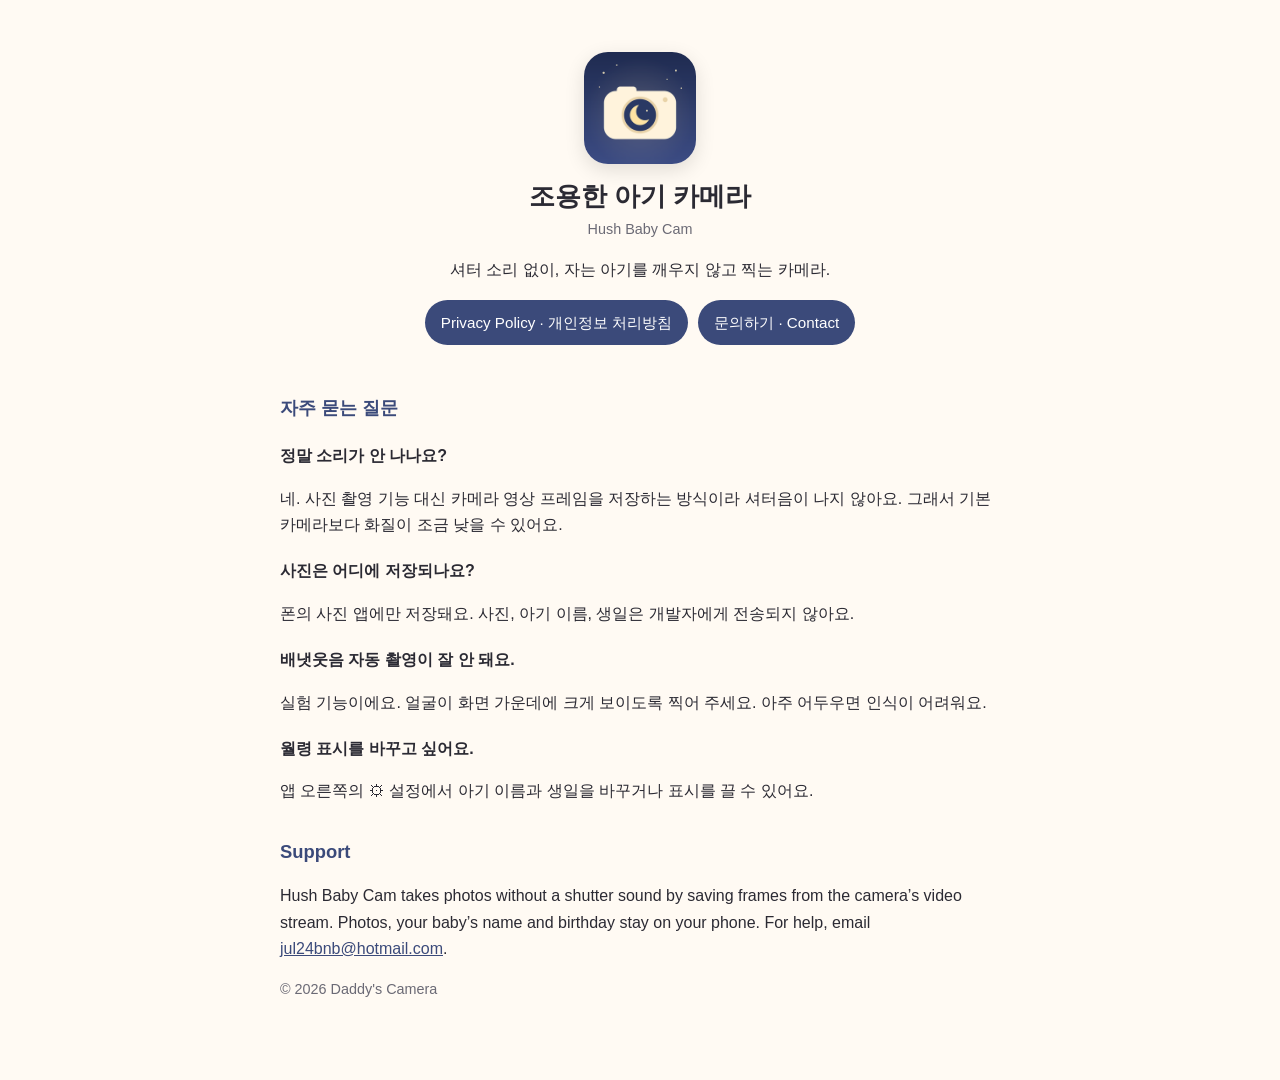
<file: index.html>
<!DOCTYPE html>
<html lang="ko">
<head>
<meta charset="utf-8">
<meta name="viewport" content="width=device-width, initial-scale=1">
<title>조용한 아기 카메라 · Hush Baby Cam</title>
<meta name="description" content="셔터 소리 없이 자는 아기를 찍는 카메라 · A silent camera for sleeping babies">
<link rel="stylesheet" href="style.css">
</head>
<body>
<main>
<div class="hero">
<img src="icon.png" alt="앱 아이콘">
<h1>조용한 아기 카메라</h1>
<p class="meta">Hush Baby Cam</p>
<p>셔터 소리 없이, 자는 아기를 깨우지 않고 찍는 카메라.</p>
<div class="links">
<a href="privacy.html">Privacy Policy · 개인정보 처리방침</a>
<a href="mailto:jul24bnb@hotmail.com">문의하기 · Contact</a>
</div>
</div>

<h2>자주 묻는 질문</h2>
<h3>정말 소리가 안 나나요?</h3>
<p>네. 사진 촬영 기능 대신 카메라 영상 프레임을 저장하는 방식이라 셔터음이 나지 않아요. 그래서 기본 카메라보다 화질이 조금 낮을 수 있어요.</p>
<h3>사진은 어디에 저장되나요?</h3>
<p>폰의 사진 앱에만 저장돼요. 사진, 아기 이름, 생일은 개발자에게 전송되지 않아요.</p>
<h3>배냇웃음 자동 촬영이 잘 안 돼요.</h3>
<p>실험 기능이에요. 얼굴이 화면 가운데에 크게 보이도록 찍어 주세요. 아주 어두우면 인식이 어려워요.</p>
<h3>월령 표시를 바꾸고 싶어요.</h3>
<p>앱 오른쪽의 ⚙︎ 설정에서 아기 이름과 생일을 바꾸거나 표시를 끌 수 있어요.</p>

<h2>Support</h2>
<p>Hush Baby Cam takes photos without a shutter sound by saving frames from the camera’s video stream. Photos, your baby’s name and birthday stay on your phone. For help, email <a href="mailto:jul24bnb@hotmail.com">jul24bnb@hotmail.com</a>.</p>

<p class="meta">© 2026 Daddy's Camera</p>
</main>
</body>
</html>
</file>
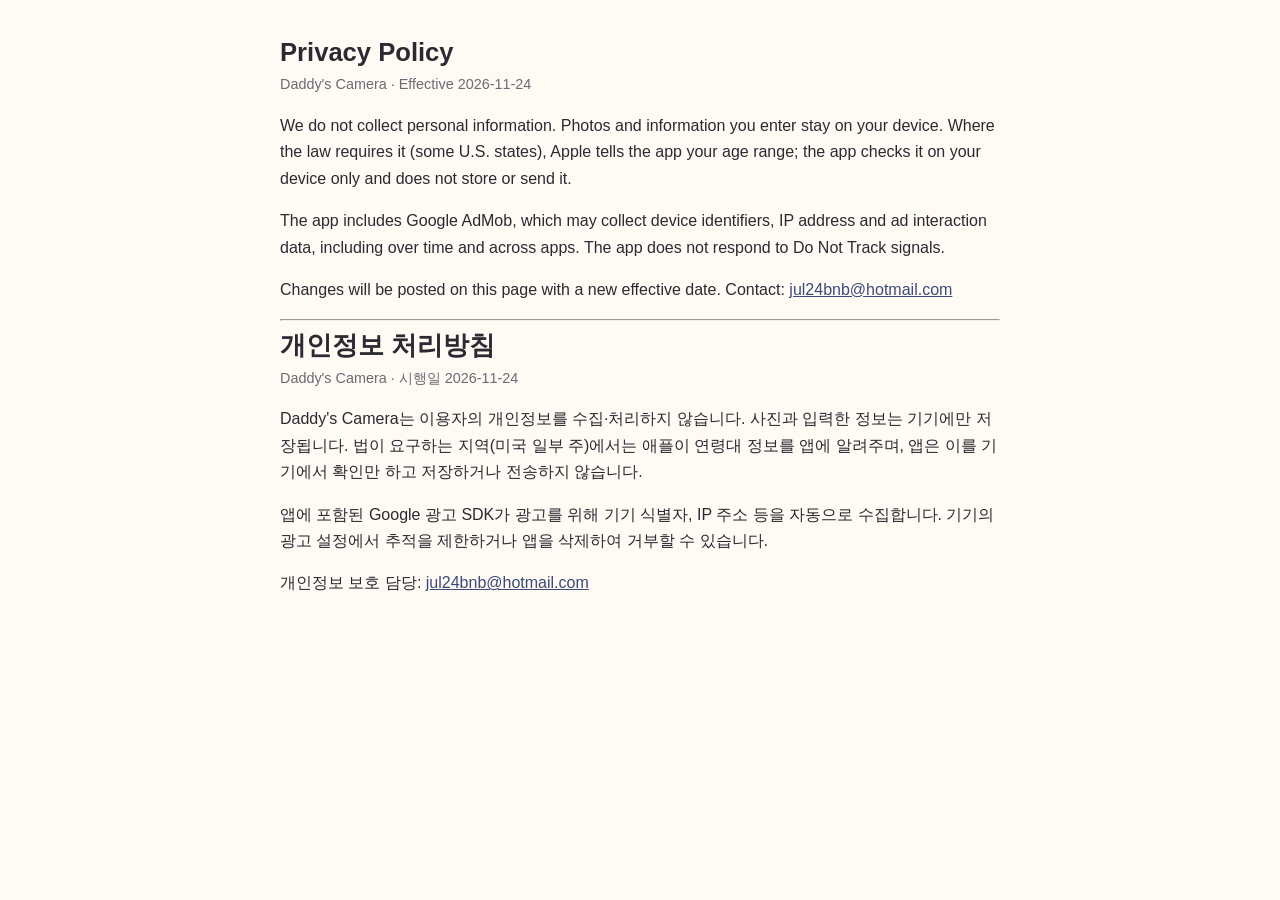
<file: privacy.html>
<!DOCTYPE html>
<html lang="en">
<head>
<meta charset="utf-8">
<meta name="viewport" content="width=device-width, initial-scale=1">
<title>Privacy Policy · 개인정보 처리방침</title>
<link rel="stylesheet" href="style.css">
</head>
<body>
<main>
<h1>Privacy Policy</h1>
<p class="meta">Daddy's Camera · Effective 2026-11-24</p>
<p>We do not collect personal information. Photos and information you enter stay on your device. Where the law requires it (some U.S. states), Apple tells the app your age range; the app checks it on your device only and does not store or send it.</p>
<p>The app includes Google AdMob, which may collect device identifiers, IP address and ad interaction data, including over time and across apps. The app does not respond to Do Not Track signals.</p>
<p>Changes will be posted on this page with a new effective date. Contact: <a href="mailto:jul24bnb@hotmail.com">jul24bnb@hotmail.com</a></p>

<hr>

<h1>개인정보 처리방침</h1>
<p class="meta">Daddy's Camera · 시행일 2026-11-24</p>
<p>Daddy's Camera는 이용자의 개인정보를 수집·처리하지 않습니다. 사진과 입력한 정보는 기기에만 저장됩니다. 법이 요구하는 지역(미국 일부 주)에서는 애플이 연령대 정보를 앱에 알려주며, 앱은 이를 기기에서 확인만 하고 저장하거나 전송하지 않습니다.</p>
<p>앱에 포함된 Google 광고 SDK가 광고를 위해 기기 식별자, IP 주소 등을 자동으로 수집합니다. 기기의 광고 설정에서 추적을 제한하거나 앱을 삭제하여 거부할 수 있습니다.</p>
<p>개인정보 보호 담당: <a href="mailto:jul24bnb@hotmail.com">jul24bnb@hotmail.com</a></p>
</main>
</body>
</html>
</file>
<file: style.css>
:root { --ink:#2b2a33; --muted:#6b6a75; --accent:#3b4a7a; --bg:#fffaf3; --card:#ffffff; --line:#ece6dc; }
* { box-sizing: border-box; }
body { margin:0; background:var(--bg); color:var(--ink); font:16px/1.65 -apple-system, BlinkMacSystemFont, "Apple SD Gothic Neo", "Noto Sans KR", "Segoe UI", sans-serif; }
main { max-width: 760px; margin: 0 auto; padding: 28px 20px 64px; }
h1 { font-size: 1.6rem; line-height:1.3; margin: 8px 0 4px; }
h2 { font-size: 1.15rem; margin: 32px 0 8px; color: var(--accent); }
h3 { font-size: 1rem; margin: 20px 0 6px; }
a { color: var(--accent); }
.meta { color: var(--muted); font-size: .9rem; margin-top: 0; }
.lang { text-align: right; margin: 0; font-size: .9rem; }
.summary { background: var(--card); border: 1px solid var(--line); border-radius: 14px; padding: 4px 20px 12px; margin: 20px 0; }
.summary h2 { margin-top: 16px; }
table { width: 100%; border-collapse: collapse; margin: 8px 0 12px; font-size: .95rem; background: var(--card); }
th, td { border: 1px solid var(--line); padding: 8px 10px; text-align: left; vertical-align: top; }
th { background: #f6f1e8; font-weight: 600; white-space: nowrap; }
@media (max-width: 560px) { th { white-space: normal; } table { font-size: .9rem; } }
.hero { text-align:center; padding: 24px 0 8px; }
.hero img { width: 112px; height: 112px; border-radius: 24px; box-shadow: 0 6px 20px rgba(0,0,0,.12); }
.links { display:flex; gap:10px; justify-content:center; flex-wrap:wrap; margin: 16px 0 8px; }
.links a { background: var(--accent); color:#fff; text-decoration:none; padding: 10px 16px; border-radius: 999px; font-size:.95rem; }
</file>
